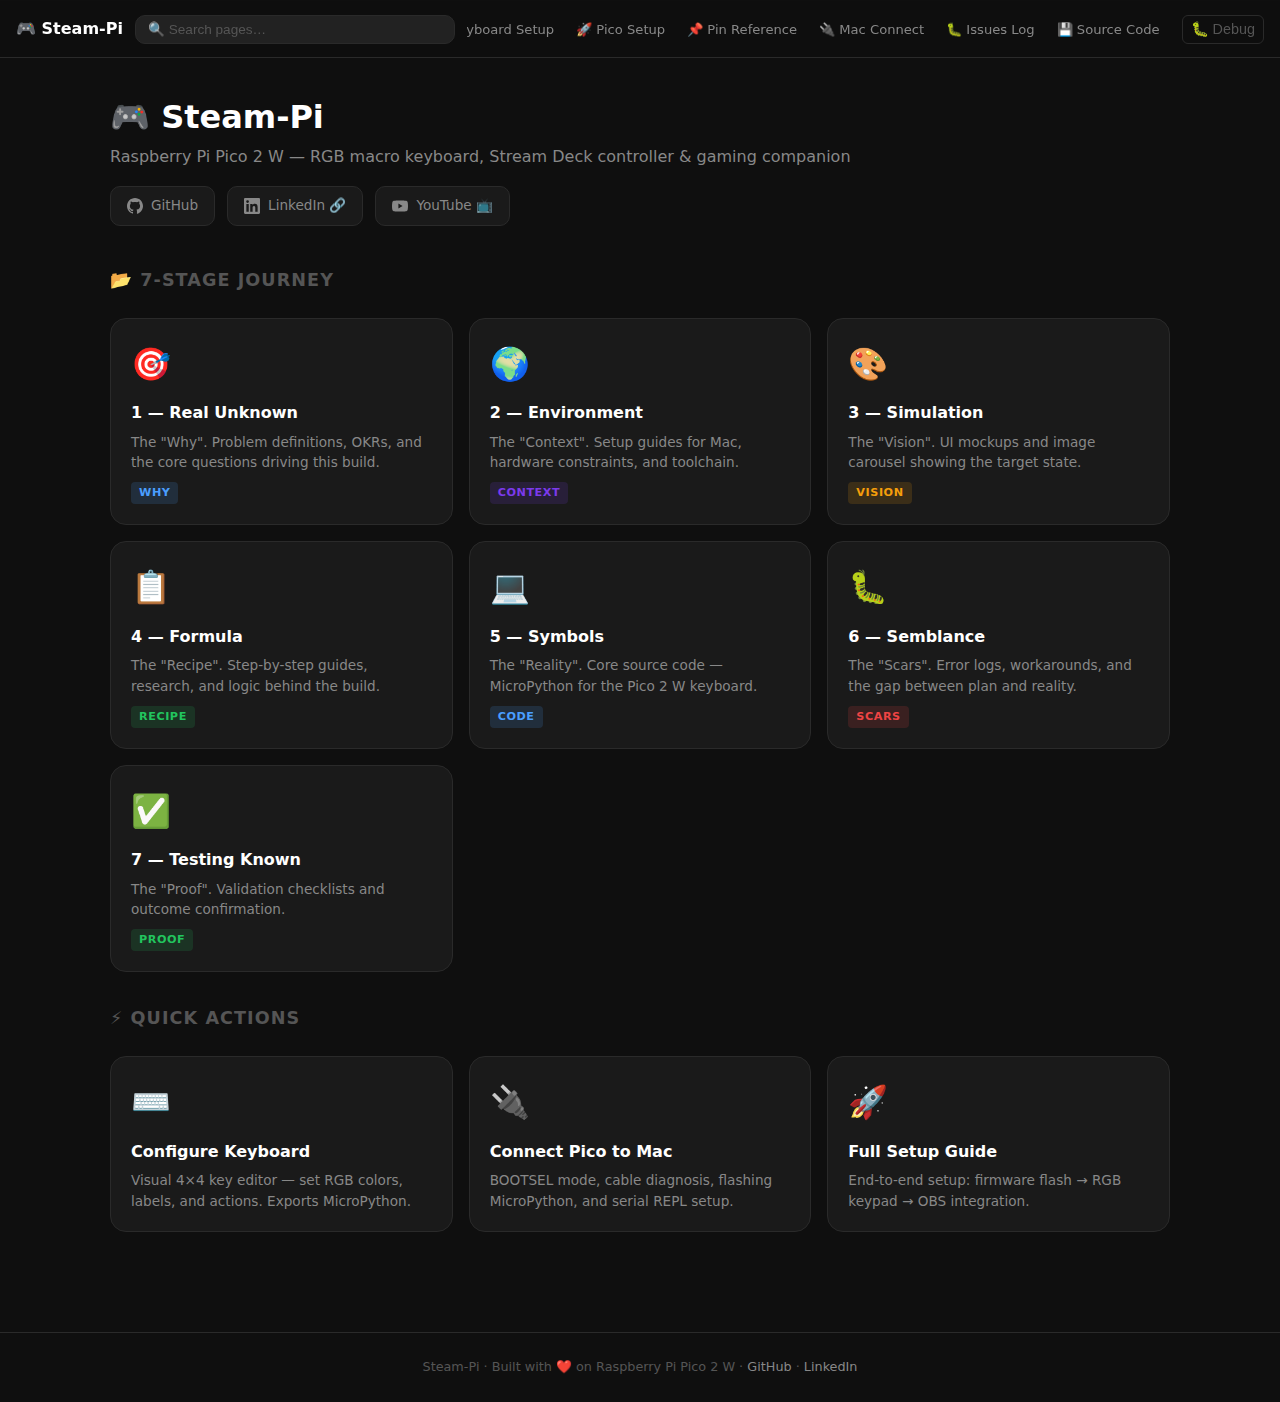
<file: index.html>
<!DOCTYPE html>
<html lang="en">
<head>
  <meta charset="UTF-8" />
  <meta name="viewport" content="width=device-width, initial-scale=1.0"/>
  <meta name="description" content="Steam-Pi: Raspberry Pi Pico 2 W as a RGB macro keyboard / Steam Deck controller"/>
  <title>Steam-Pi — Pico 2 W RGB Keyboard</title>
  <link rel="stylesheet" href="css/style.css"/>
</head>
<body>

<div id="nav-container"></div>

<main class="page-wrap">

  <!-- Hero -->
  <section class="page-header">
    <h1>🎮 Steam-Pi</h1>
    <p>Raspberry Pi Pico 2 W — RGB macro keyboard, Stream Deck controller & gaming companion</p>
    <div class="social-links mt-16">
      <a href="https://github.com/rifaterdemsahin/steam-pi" target="_blank" rel="noopener" class="social-link">
        <svg width="16" height="16" viewBox="0 0 24 24" fill="currentColor"><path d="M12 0C5.37 0 0 5.37 0 12c0 5.3 3.438 9.8 8.205 11.385.6.113.82-.258.82-.577 0-.285-.01-1.04-.015-2.04-3.338.724-4.042-1.61-4.042-1.61C4.422 18.07 3.633 17.7 3.633 17.7c-1.087-.744.084-.729.084-.729 1.205.084 1.838 1.236 1.838 1.236 1.07 1.835 2.809 1.305 3.495.998.108-.776.417-1.305.76-1.605-2.665-.3-5.466-1.332-5.466-5.93 0-1.31.465-2.38 1.235-3.22-.135-.303-.54-1.523.105-3.176 0 0 1.005-.322 3.3 1.23.96-.267 1.98-.399 3-.405 1.02.006 2.04.138 3 .405 2.28-1.552 3.285-1.23 3.285-1.23.645 1.653.24 2.873.12 3.176.765.84 1.23 1.91 1.23 3.22 0 4.61-2.805 5.625-5.475 5.92.42.36.81 1.096.81 2.22 0 1.605-.015 2.896-.015 3.286 0 .315.21.69.825.57C20.565 21.795 24 17.295 24 12c0-6.63-5.37-12-12-12"/></svg>
        GitHub
      </a>
      <a href="https://www.linkedin.com/in/rifaterdemsahin/" target="_blank" rel="noopener" class="social-link">
        <svg width="16" height="16" viewBox="0 0 24 24" fill="currentColor"><path d="M20.447 20.452h-3.554v-5.569c0-1.328-.027-3.037-1.852-3.037-1.853 0-2.136 1.445-2.136 2.939v5.667H9.351V9h3.414v1.561h.046c.477-.9 1.637-1.85 3.37-1.85 3.601 0 4.267 2.37 4.267 5.455v6.286zM5.337 7.433a2.062 2.062 0 01-2.063-2.065 2.064 2.064 0 112.063 2.065zm1.782 13.019H3.555V9h3.564v11.452zM22.225 0H1.771C.792 0 0 .774 0 1.729v20.542C0 23.227.792 24 1.771 24h20.451C23.2 24 24 23.227 24 22.271V1.729C24 .774 23.2 0 22.222 0h.003z"/></svg>
        LinkedIn 🔗
      </a>
      <a href="https://www.youtube.com/@RifatErdemSahin" target="_blank" rel="noopener" class="social-link">
        <svg width="16" height="16" viewBox="0 0 24 24" fill="currentColor"><path d="M23.495 6.205a3.007 3.007 0 00-2.088-2.088c-1.87-.501-9.396-.501-9.396-.501s-7.507-.01-9.396.501A3.007 3.007 0 00.527 6.205a31.247 31.247 0 00-.522 5.805 31.247 31.247 0 00.522 5.783 3.007 3.007 0 002.088 2.088c1.868.502 9.396.502 9.396.502s7.506 0 9.396-.502a3.007 3.007 0 002.088-2.088 31.247 31.247 0 00.5-5.783 31.247 31.247 0 00-.5-5.805zM9.609 15.601V8.408l6.264 3.602z"/></svg>
        YouTube 📺
      </a>
    </div>
  </section>

  <!-- Journey overview -->
  <section>
    <h2 style="color:#fff;font-size:1.1rem;font-weight:600;margin-bottom:16px;text-transform:uppercase;letter-spacing:.06em;color:var(--text-dim)">📂 7-Stage Journey</h2>
    <div class="card-grid">
      <a class="card" href="markdown_renderer.html?file=1_Real_Unknown/README.md">
        <div class="card-emoji">🎯</div>
        <h3>1 — Real Unknown</h3>
        <p>The "Why". Problem definitions, OKRs, and the core questions driving this build.</p>
        <span class="card-tag badge-blue">Why</span>
      </a>
      <a class="card" href="markdown_renderer.html?file=2_Environment/README.md">
        <div class="card-emoji">🌍</div>
        <h3>2 — Environment</h3>
        <p>The "Context". Setup guides for Mac, hardware constraints, and toolchain.</p>
        <span class="card-tag badge-purple">Context</span>
      </a>
      <a class="card" href="3_Simulation/index.html">
        <div class="card-emoji">🎨</div>
        <h3>3 — Simulation</h3>
        <p>The "Vision". UI mockups and image carousel showing the target state.</p>
        <span class="card-tag badge-yellow">Vision</span>
      </a>
      <a class="card" href="4_Formula/index.html">
        <div class="card-emoji">📋</div>
        <h3>4 — Formula</h3>
        <p>The "Recipe". Step-by-step guides, research, and logic behind the build.</p>
        <span class="card-tag badge-green">Recipe</span>
      </a>
      <a class="card" href="5_Symbols/index.html">
        <div class="card-emoji">💻</div>
        <h3>5 — Symbols</h3>
        <p>The "Reality". Core source code — MicroPython for the Pico 2 W keyboard.</p>
        <span class="card-tag badge-blue">Code</span>
      </a>
      <a class="card" href="6_Semblance/index.html">
        <div class="card-emoji">🐛</div>
        <h3>6 — Semblance</h3>
        <p>The "Scars". Error logs, workarounds, and the gap between plan and reality.</p>
        <span class="card-tag badge-red">Scars</span>
      </a>
      <a class="card" href="7_Testing_Known/index.html">
        <div class="card-emoji">✅</div>
        <h3>7 — Testing Known</h3>
        <p>The "Proof". Validation checklists and outcome confirmation.</p>
        <span class="card-tag badge-green">Proof</span>
      </a>
    </div>
  </section>

  <!-- Quick actions -->
  <section class="mt-32">
    <h2 style="color:#fff;font-size:1.1rem;font-weight:600;margin-bottom:16px;text-transform:uppercase;letter-spacing:.06em;color:var(--text-dim)">⚡ Quick Actions</h2>
    <div class="card-grid">
      <a class="card" href="setup_keyboard.html">
        <div class="card-emoji">⌨️</div>
        <h3>Configure Keyboard</h3>
        <p>Visual 4×4 key editor — set RGB colors, labels, and actions. Exports MicroPython.</p>
      </a>
      <a class="card" href="markdown_renderer.html?file=4_Formula/connect-pico2w-mac.md">
        <div class="card-emoji">🔌</div>
        <h3>Connect Pico to Mac</h3>
        <p>BOOTSEL mode, cable diagnosis, flashing MicroPython, and serial REPL setup.</p>
      </a>
      <a class="card" href="markdown_renderer.html?file=4_Formula/setup-pico-rgb-keyboard.md">
        <div class="card-emoji">🚀</div>
        <h3>Full Setup Guide</h3>
        <p>End-to-end setup: firmware flash → RGB keypad → OBS integration.</p>
      </a>
    </div>
  </section>

</main>

<footer class="site-footer">
  <p>Steam-Pi · Built with ❤️ on Raspberry Pi Pico 2 W ·
    <a href="https://github.com/rifaterdemsahin/steam-pi" target="_blank">GitHub</a> ·
    <a href="https://www.linkedin.com/in/rifaterdemsahin/" target="_blank">LinkedIn</a>
  </p>
</footer>

<script>window.BASE_PATH = './';</script>
<script src="js/nav.js"></script>

</body>
</html>
</file>
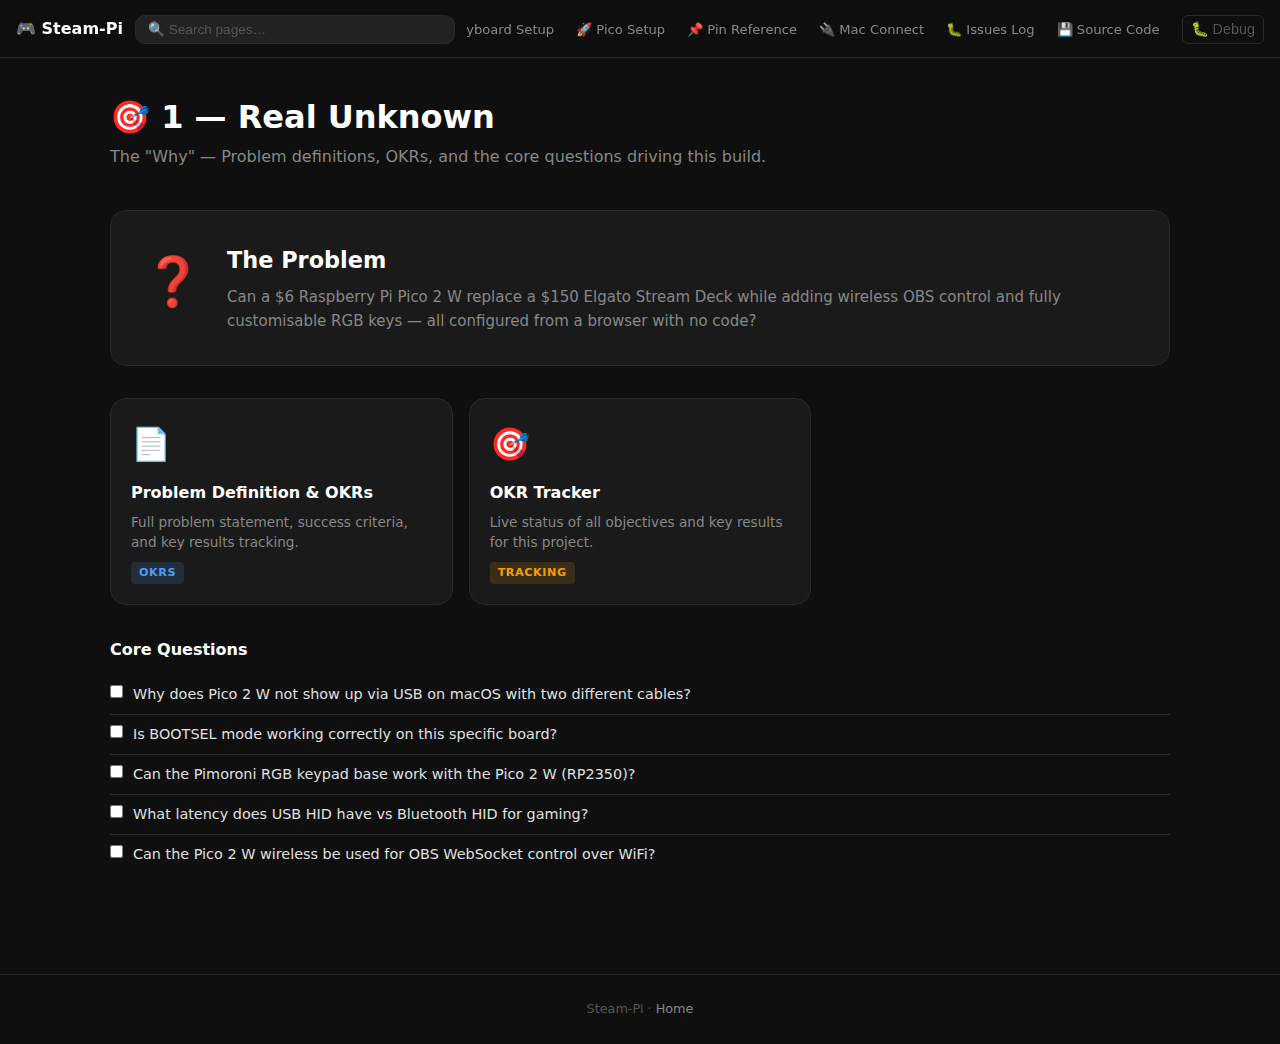
<file: 1_Real_Unknown/index.html>
<!DOCTYPE html>
<html lang="en">
<head>
  <meta charset="UTF-8"/>
  <meta name="viewport" content="width=device-width, initial-scale=1.0"/>
  <title>Steam-Pi — 1. Real Unknown</title>
  <link rel="stylesheet" href="../css/style.css"/>
</head>
<body>
<div id="nav-container"></div>
<main class="page-wrap">
  <div class="page-header">
    <h1>🎯 1 — Real Unknown</h1>
    <p>The "Why" — Problem definitions, OKRs, and the core questions driving this build.</p>
  </div>

  <div class="section-hero">
    <div class="hero-icon">❓</div>
    <div>
      <h2>The Problem</h2>
      <p>Can a $6 Raspberry Pi Pico 2 W replace a $150 Elgato Stream Deck while adding wireless OBS control and fully customisable RGB keys — all configured from a browser with no code?</p>
    </div>
  </div>

  <div class="card-grid">
    <a class="card" href="../markdown_renderer.html?file=1_Real_Unknown/README.md">
      <div class="card-emoji">📄</div>
      <h3>Problem Definition & OKRs</h3>
      <p>Full problem statement, success criteria, and key results tracking.</p>
      <span class="card-tag badge-blue">OKRs</span>
    </a>
    <a class="card" href="../markdown_renderer.html?file=1_Real_Unknown/okrs.md">
      <div class="card-emoji">🎯</div>
      <h3>OKR Tracker</h3>
      <p>Live status of all objectives and key results for this project.</p>
      <span class="card-tag badge-yellow">Tracking</span>
    </a>
  </div>

  <section class="mt-32">
    <h2 style="color:#fff;font-size:1rem;font-weight:600;margin-bottom:12px">Core Questions</h2>
    <ul class="checklist">
      <li><input type="checkbox"> Why does Pico 2 W not show up via USB on macOS with two different cables?</li>
      <li><input type="checkbox"> Is BOOTSEL mode working correctly on this specific board?</li>
      <li><input type="checkbox"> Can the Pimoroni RGB keypad base work with the Pico 2 W (RP2350)?</li>
      <li><input type="checkbox"> What latency does USB HID have vs Bluetooth HID for gaming?</li>
      <li><input type="checkbox"> Can the Pico 2 W wireless be used for OBS WebSocket control over WiFi?</li>
    </ul>
  </section>
</main>
<footer class="site-footer">Steam-Pi · <a href="../index.html">Home</a></footer>
<script>window.BASE_PATH = '../';</script>
<script src="../js/nav.js"></script>
</body>
</html>
</file>
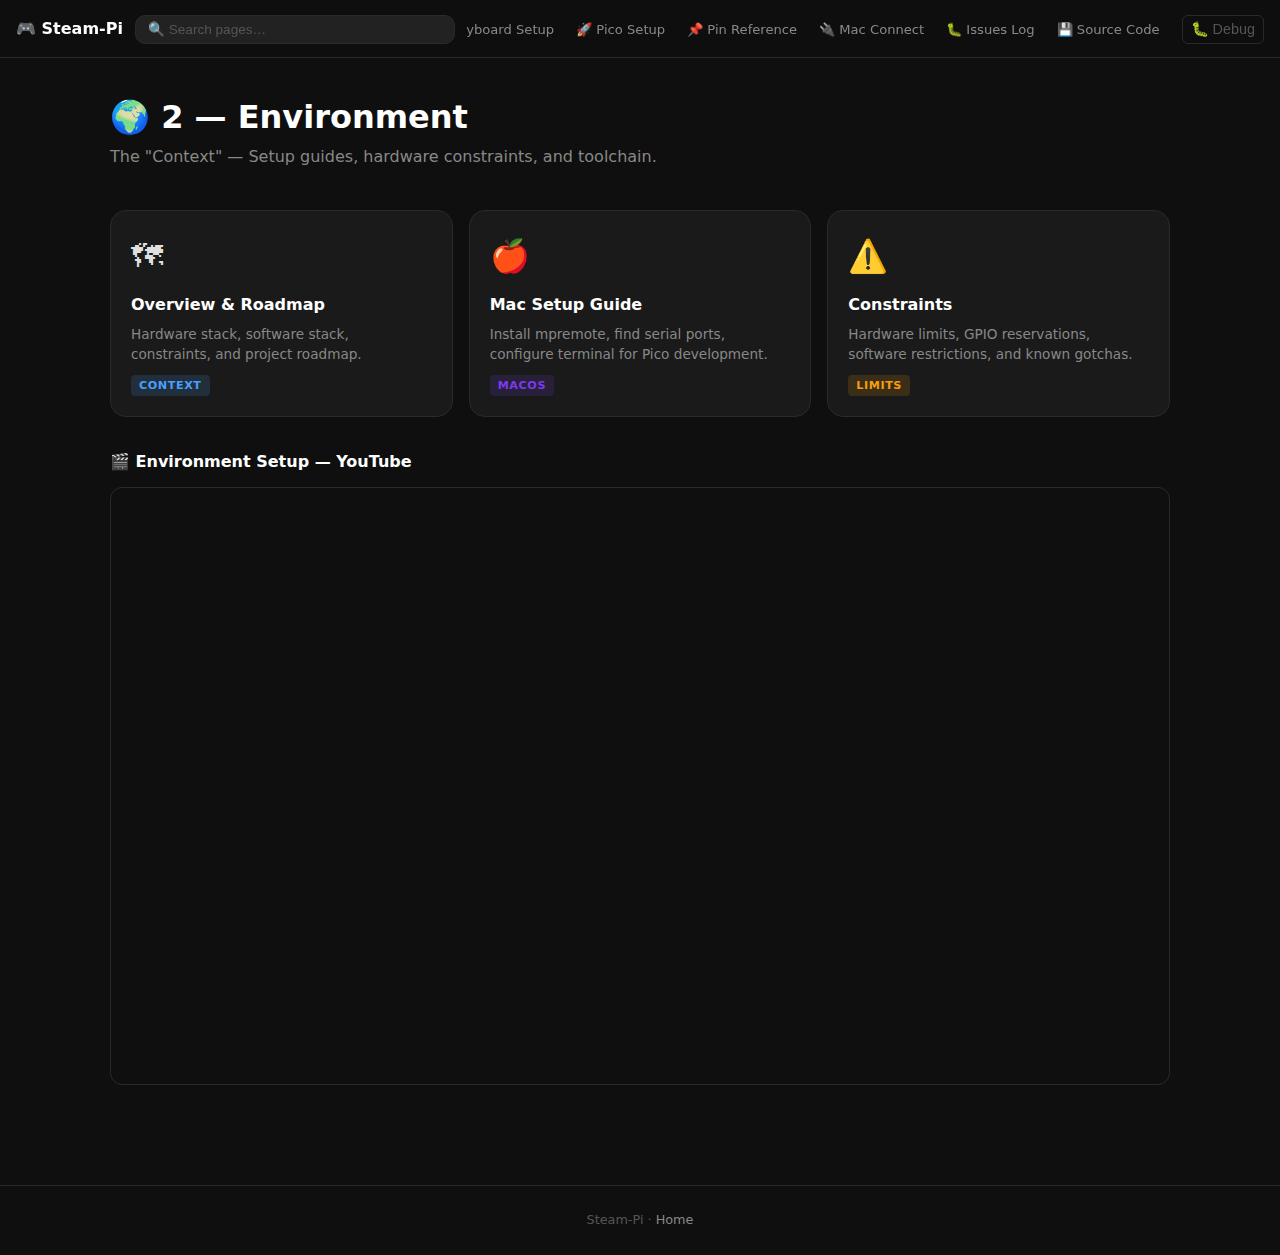
<file: 2_Environment/index.html>
<!DOCTYPE html>
<html lang="en">
<head>
  <meta charset="UTF-8"/>
  <meta name="viewport" content="width=device-width, initial-scale=1.0"/>
  <title>Steam-Pi — 2. Environment</title>
  <link rel="stylesheet" href="../css/style.css"/>
</head>
<body>
<div id="nav-container"></div>
<main class="page-wrap">
  <div class="page-header">
    <h1>🌍 2 — Environment</h1>
    <p>The "Context" — Setup guides, hardware constraints, and toolchain.</p>
  </div>

  <div class="card-grid">
    <a class="card" href="../markdown_renderer.html?file=2_Environment/README.md">
      <div class="card-emoji">🗺</div>
      <h3>Overview & Roadmap</h3>
      <p>Hardware stack, software stack, constraints, and project roadmap.</p>
      <span class="card-tag badge-blue">Context</span>
    </a>
    <a class="card" href="../markdown_renderer.html?file=2_Environment/setup-mac.md">
      <div class="card-emoji">🍎</div>
      <h3>Mac Setup Guide</h3>
      <p>Install mpremote, find serial ports, configure terminal for Pico development.</p>
      <span class="card-tag badge-purple">macOS</span>
    </a>
    <a class="card" href="../markdown_renderer.html?file=2_Environment/constraints.md">
      <div class="card-emoji">⚠️</div>
      <h3>Constraints</h3>
      <p>Hardware limits, GPIO reservations, software restrictions, and known gotchas.</p>
      <span class="card-tag badge-yellow">Limits</span>
    </a>
  </div>

  <section class="mt-32">
    <h2 style="color:#fff;font-size:1rem;font-weight:600;margin-bottom:12px">🎬 Environment Setup — YouTube</h2>
    <div style="position:relative;padding-bottom:56.25%;height:0;overflow:hidden;border-radius:12px;border:1px solid var(--border)">
      <iframe
        style="position:absolute;top:0;left:0;width:100%;height:100%"
        src="https://www.youtube.com/embed/videoseries?list=PLs0LxBRbR5JFNi2ueTQjgDCHmAcAVSqAZ"
        title="Raspberry Pi Pico Setup"
        frameborder="0"
        allow="accelerometer; autoplay; clipboard-write; encrypted-media; gyroscope; picture-in-picture"
        allowfullscreen>
      </iframe>
    </div>
  </section>
</main>
<footer class="site-footer">Steam-Pi · <a href="../index.html">Home</a></footer>
<script>window.BASE_PATH = '../';</script>
<script src="../js/nav.js"></script>
</body>
</html>
</file>
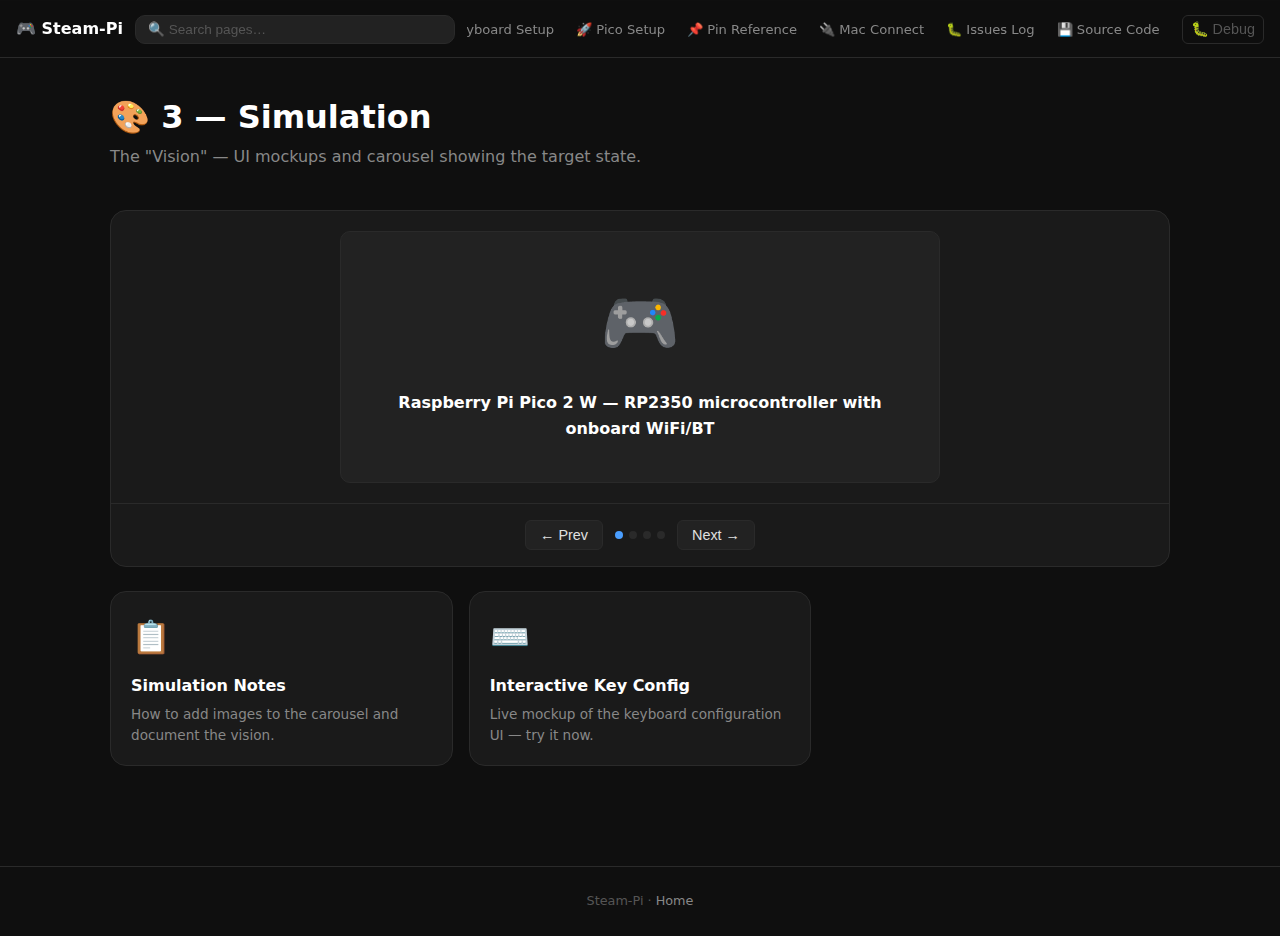
<file: 3_Simulation/index.html>
<!DOCTYPE html>
<html lang="en">
<head>
  <meta charset="UTF-8"/>
  <meta name="viewport" content="width=device-width, initial-scale=1.0"/>
  <title>Steam-Pi — 3. Simulation</title>
  <link rel="stylesheet" href="../css/style.css"/>
</head>
<body>
<div id="nav-container"></div>
<main class="page-wrap">
  <div class="page-header">
    <h1>🎨 3 — Simulation</h1>
    <p>The "Vision" — UI mockups and carousel showing the target state.</p>
  </div>

  <!-- Carousel -->
  <div class="carousel-wrap" id="carousel-wrap">
    <div class="carousel-track" id="carousel-track">
      <!-- slides injected by JS -->
    </div>
    <div class="carousel-controls">
      <button class="carousel-btn" id="prev-btn">← Prev</button>
      <div class="carousel-dots" id="carousel-dots"></div>
      <button class="carousel-btn" id="next-btn">Next →</button>
    </div>
  </div>

  <div class="card-grid mt-24">
    <a class="card" href="../markdown_renderer.html?file=3_Simulation/README.md">
      <div class="card-emoji">📋</div>
      <h3>Simulation Notes</h3>
      <p>How to add images to the carousel and document the vision.</p>
    </a>
    <a class="card" href="../setup_keyboard.html">
      <div class="card-emoji">⌨️</div>
      <h3>Interactive Key Config</h3>
      <p>Live mockup of the keyboard configuration UI — try it now.</p>
    </a>
  </div>
</main>
<footer class="site-footer">Steam-Pi · <a href="../index.html">Home</a></footer>

<script>
  // Load carousel from carousel.json
  fetch('carousel.json')
    .then(r => r.json())
    .then(slides => {
      const track  = document.getElementById('carousel-track');
      const dots   = document.getElementById('carousel-dots');
      let current  = 0;

      slides.forEach((slide, i) => {
        // Slide
        const el = document.createElement('div');
        el.className = 'carousel-slide';
        // Use SVG placeholder if image not found
        el.innerHTML = `
          <div style="width:100%;max-width:600px;background:var(--surface2);border-radius:10px;
               padding:40px;text-align:center;border:1px solid var(--border)">
            <div style="font-size:4rem;margin-bottom:16px">${getEmoji(i)}</div>
            <div style="font-size:1rem;font-weight:600;color:#fff">${slide.caption}</div>
          </div>
        `;
        // If a real image path is provided, try to show it
        if (slide.src && !slide.src.endsWith('.svg')) {
          const img = document.createElement('img');
          img.src = '../3_Simulation/' + slide.src;
          img.alt = slide.caption;
          img.style.maxWidth = '100%';
          img.style.borderRadius = '10px';
          img.onload = () => { el.innerHTML = ''; el.appendChild(img); const cap = document.createElement('div'); cap.className = 'slide-caption'; cap.textContent = slide.caption; el.appendChild(cap); };
        }
        track.appendChild(el);

        // Dot
        const dot = document.createElement('div');
        dot.className = 'carousel-dot' + (i === 0 ? ' active' : '');
        dot.addEventListener('click', () => goTo(i));
        dots.appendChild(dot);
      });

      function goTo(idx) {
        current = (idx + slides.length) % slides.length;
        track.style.transform = `translateX(-${current * 100}%)`;
        document.querySelectorAll('.carousel-dot').forEach((d, i) => d.classList.toggle('active', i === current));
      }

      document.getElementById('prev-btn').addEventListener('click', () => goTo(current - 1));
      document.getElementById('next-btn').addEventListener('click', () => goTo(current + 1));

      // Auto-advance every 5 seconds
      setInterval(() => goTo(current + 1), 5000);
    })
    .catch(() => {
      document.getElementById('carousel-wrap').innerHTML = '<p style="text-align:center;padding:40px;color:var(--text-dim)">No carousel images yet. Add images to 3_Simulation/images/ and update carousel.json.</p>';
    });

  function getEmoji(i) {
    return ['🎮','⌨️','🌈','📡'][i % 4];
  }
</script>

<script>window.BASE_PATH = '../';</script>
<script src="../js/nav.js"></script>
</body>
</html>
</file>
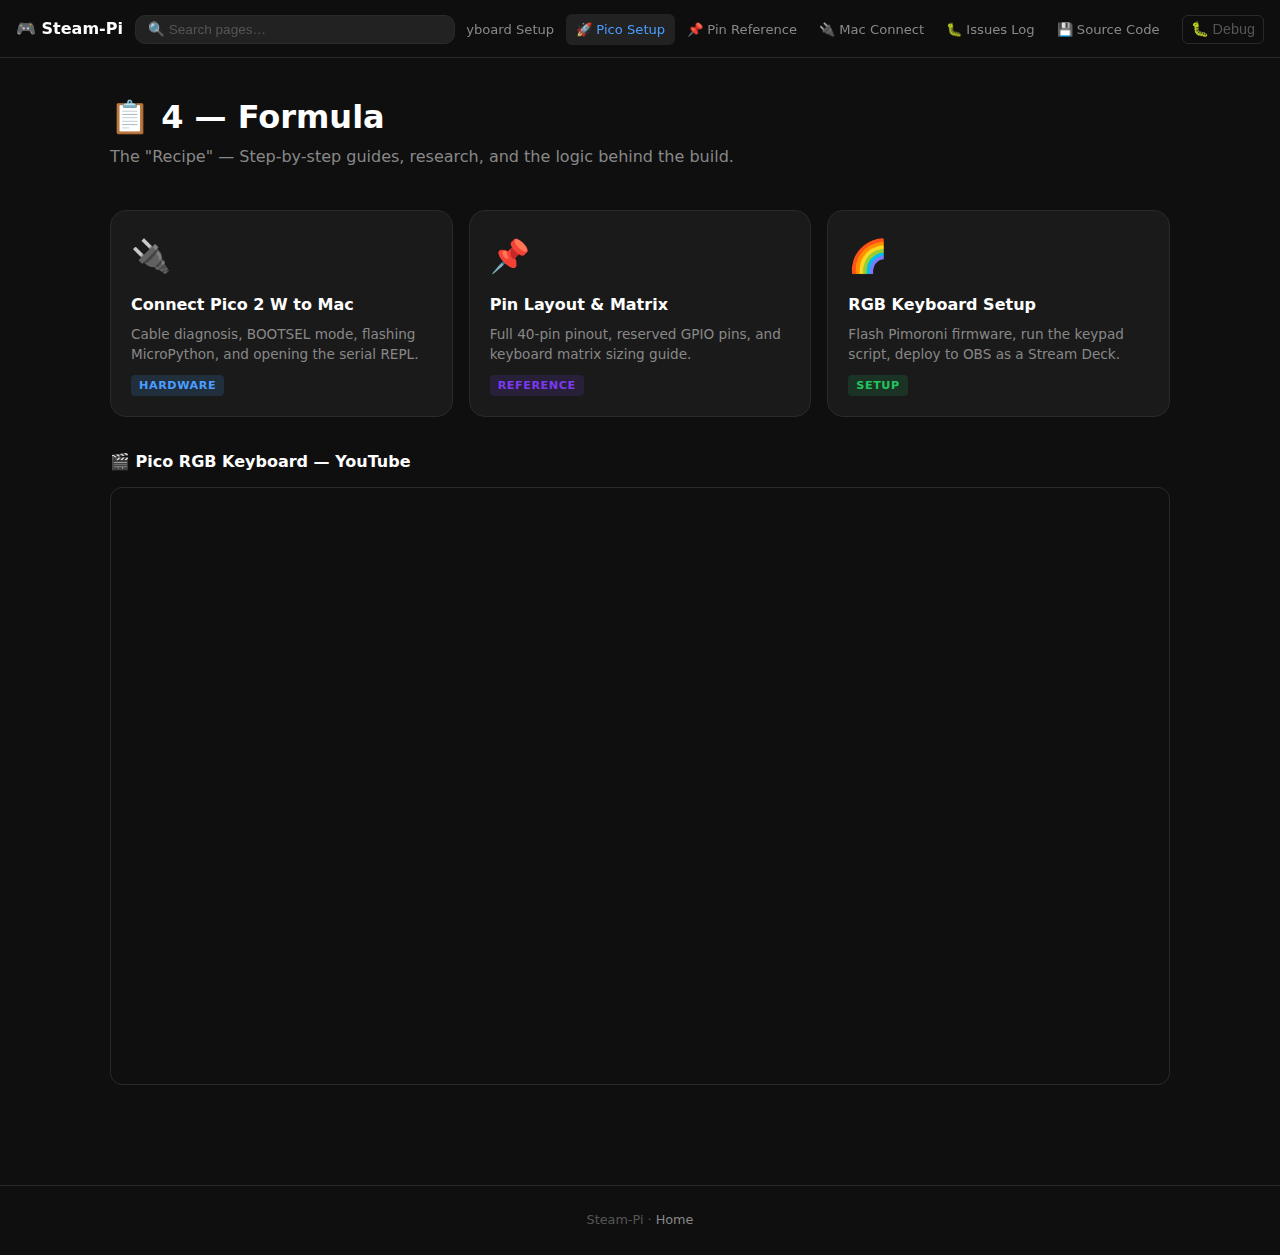
<file: 4_Formula/index.html>
<!DOCTYPE html>
<html lang="en">
<head>
  <meta charset="UTF-8"/>
  <meta name="viewport" content="width=device-width, initial-scale=1.0"/>
  <title>Steam-Pi — 4. Formula</title>
  <link rel="stylesheet" href="../css/style.css"/>
</head>
<body>
<div id="nav-container"></div>
<main class="page-wrap">
  <div class="page-header">
    <h1>📋 4 — Formula</h1>
    <p>The "Recipe" — Step-by-step guides, research, and the logic behind the build.</p>
  </div>

  <div class="card-grid">
    <a class="card" href="../markdown_renderer.html?file=4_Formula/connect-pico2w-mac.md">
      <div class="card-emoji">🔌</div>
      <h3>Connect Pico 2 W to Mac</h3>
      <p>Cable diagnosis, BOOTSEL mode, flashing MicroPython, and opening the serial REPL.</p>
      <span class="card-tag badge-blue">Hardware</span>
    </a>
    <a class="card" href="../markdown_renderer.html?file=4_Formula/pico2w-keyboard-pins.md">
      <div class="card-emoji">📌</div>
      <h3>Pin Layout & Matrix</h3>
      <p>Full 40-pin pinout, reserved GPIO pins, and keyboard matrix sizing guide.</p>
      <span class="card-tag badge-purple">Reference</span>
    </a>
    <a class="card" href="../markdown_renderer.html?file=4_Formula/setup-pico-rgb-keyboard.md">
      <div class="card-emoji">🌈</div>
      <h3>RGB Keyboard Setup</h3>
      <p>Flash Pimoroni firmware, run the keypad script, deploy to OBS as a Stream Deck.</p>
      <span class="card-tag badge-green">Setup</span>
    </a>
  </div>

  <section class="mt-32">
    <h2 style="color:#fff;font-size:1rem;font-weight:600;margin-bottom:12px">🎬 Pico RGB Keyboard — YouTube</h2>
    <div style="position:relative;padding-bottom:56.25%;height:0;overflow:hidden;border-radius:12px;border:1px solid var(--border)">
      <iframe
        style="position:absolute;top:0;left:0;width:100%;height:100%"
        src="https://www.youtube.com/embed/videoseries?list=PLs0LxBRbR5JFNi2ueTQjgDCHmAcAVSqAZ"
        title="Pico RGB Keyboard Guide"
        frameborder="0"
        allow="accelerometer; autoplay; clipboard-write; encrypted-media; gyroscope; picture-in-picture"
        allowfullscreen>
      </iframe>
    </div>
  </section>
</main>
<footer class="site-footer">Steam-Pi · <a href="../index.html">Home</a></footer>
<script>window.BASE_PATH = '../';</script>
<script src="../js/nav.js"></script>
</body>
</html>
</file>
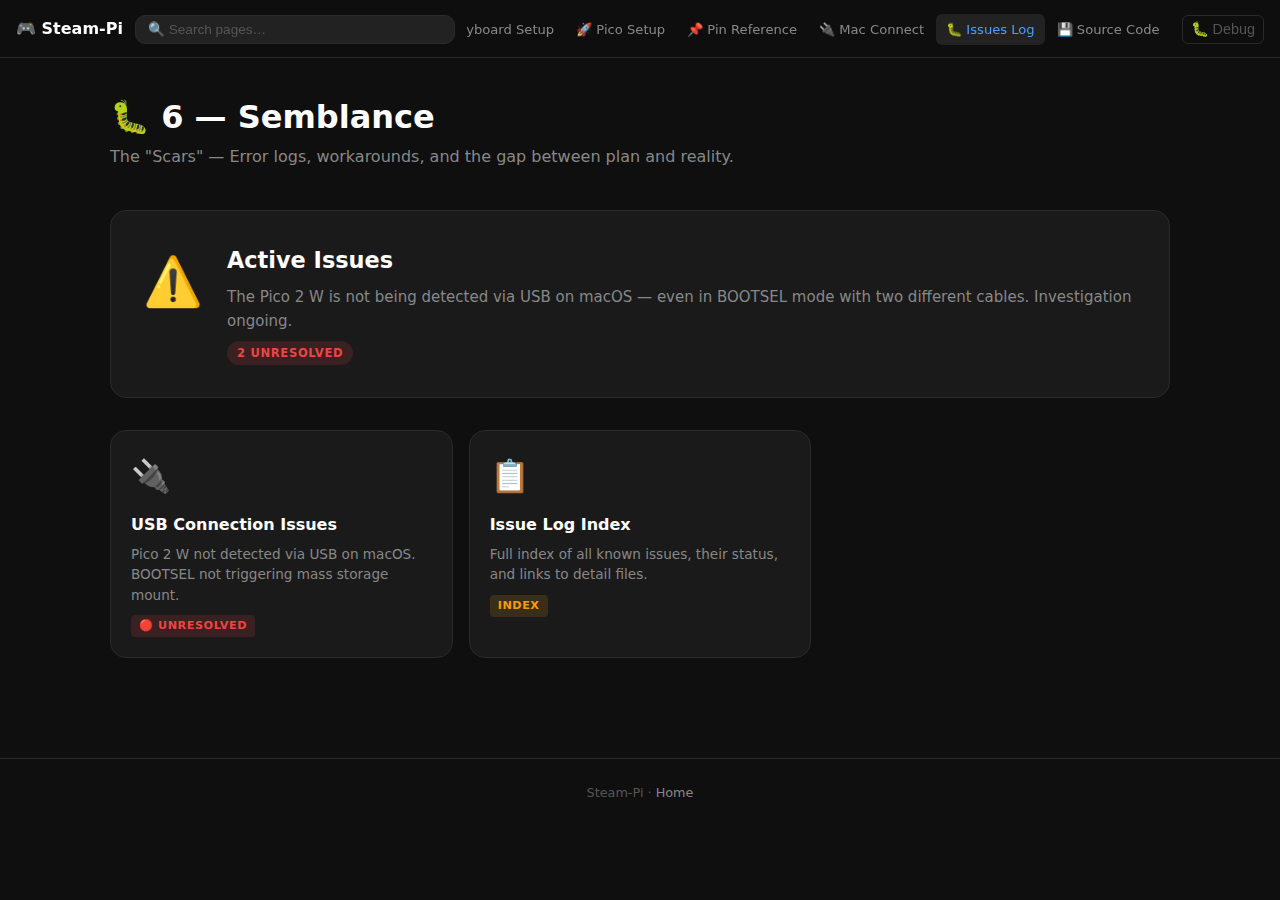
<file: 6_Semblance/index.html>
<!DOCTYPE html>
<html lang="en">
<head>
  <meta charset="UTF-8"/>
  <meta name="viewport" content="width=device-width, initial-scale=1.0"/>
  <title>Steam-Pi — 6. Semblance</title>
  <link rel="stylesheet" href="../css/style.css"/>
</head>
<body>
<div id="nav-container"></div>
<main class="page-wrap">
  <div class="page-header">
    <h1>🐛 6 — Semblance</h1>
    <p>The "Scars" — Error logs, workarounds, and the gap between plan and reality.</p>
  </div>

  <div class="section-hero">
    <div class="hero-icon">⚠️</div>
    <div>
      <h2>Active Issues</h2>
      <p>The Pico 2 W is not being detected via USB on macOS — even in BOOTSEL mode with two different cables. Investigation ongoing.</p>
      <span class="badge badge-red mt-8">2 Unresolved</span>
    </div>
  </div>

  <div class="card-grid">
    <a class="card" href="../markdown_renderer.html?file=6_Semblance/pico2w-connection-issues.md">
      <div class="card-emoji">🔌</div>
      <h3>USB Connection Issues</h3>
      <p>Pico 2 W not detected via USB on macOS. BOOTSEL not triggering mass storage mount.</p>
      <span class="card-tag badge-red">🔴 Unresolved</span>
    </a>
    <a class="card" href="../markdown_renderer.html?file=6_Semblance/README.md">
      <div class="card-emoji">📋</div>
      <h3>Issue Log Index</h3>
      <p>Full index of all known issues, their status, and links to detail files.</p>
      <span class="card-tag badge-yellow">Index</span>
    </a>
  </div>
</main>
<footer class="site-footer">Steam-Pi · <a href="../index.html">Home</a></footer>
<script>window.BASE_PATH = '../';</script>
<script src="../js/nav.js"></script>
</body>
</html>
</file>
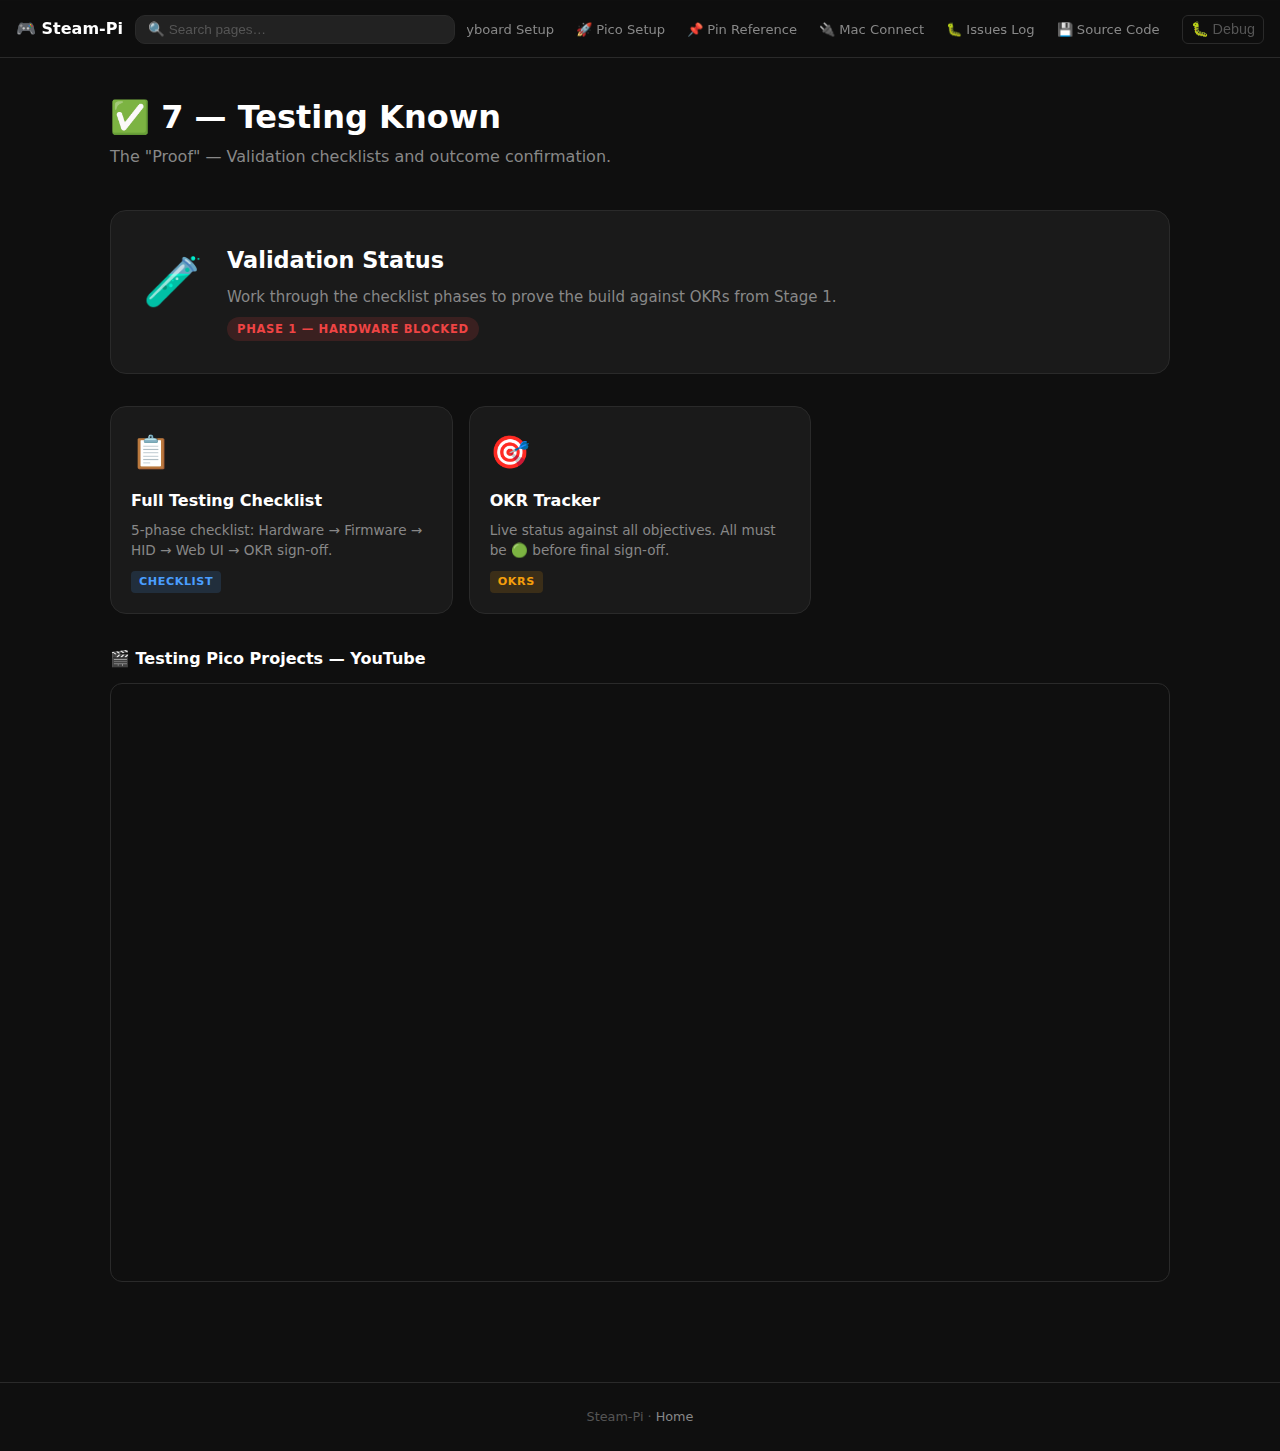
<file: 7_Testing_Known/index.html>
<!DOCTYPE html>
<html lang="en">
<head>
  <meta charset="UTF-8"/>
  <meta name="viewport" content="width=device-width, initial-scale=1.0"/>
  <title>Steam-Pi — 7. Testing Known</title>
  <link rel="stylesheet" href="../css/style.css"/>
</head>
<body>
<div id="nav-container"></div>
<main class="page-wrap">
  <div class="page-header">
    <h1>✅ 7 — Testing Known</h1>
    <p>The "Proof" — Validation checklists and outcome confirmation.</p>
  </div>

  <div class="section-hero">
    <div class="hero-icon">🧪</div>
    <div>
      <h2>Validation Status</h2>
      <p>Work through the checklist phases to prove the build against OKRs from Stage 1.</p>
      <span class="badge badge-red mt-8">Phase 1 — Hardware blocked</span>
    </div>
  </div>

  <div class="card-grid">
    <a class="card" href="../markdown_renderer.html?file=7_Testing_Known/testing-checklist.md">
      <div class="card-emoji">📋</div>
      <h3>Full Testing Checklist</h3>
      <p>5-phase checklist: Hardware → Firmware → HID → Web UI → OKR sign-off.</p>
      <span class="card-tag badge-blue">Checklist</span>
    </a>
    <a class="card" href="../markdown_renderer.html?file=1_Real_Unknown/okrs.md">
      <div class="card-emoji">🎯</div>
      <h3>OKR Tracker</h3>
      <p>Live status against all objectives. All must be 🟢 before final sign-off.</p>
      <span class="card-tag badge-yellow">OKRs</span>
    </a>
  </div>

  <section class="mt-32">
    <h2 style="color:#fff;font-size:1rem;font-weight:600;margin-bottom:12px">🎬 Testing Pico Projects — YouTube</h2>
    <div style="position:relative;padding-bottom:56.25%;height:0;overflow:hidden;border-radius:12px;border:1px solid var(--border)">
      <iframe
        style="position:absolute;top:0;left:0;width:100%;height:100%"
        src="https://www.youtube.com/embed/videoseries?list=PLs0LxBRbR5JFNi2ueTQjgDCHmAcAVSqAZ"
        title="Testing Pico Projects"
        frameborder="0"
        allow="accelerometer; autoplay; clipboard-write; encrypted-media; gyroscope; picture-in-picture"
        allowfullscreen>
      </iframe>
    </div>
  </section>
</main>
<footer class="site-footer">Steam-Pi · <a href="../index.html">Home</a></footer>
<script>window.BASE_PATH = '../';</script>
<script src="../js/nav.js"></script>
</body>
</html>
</file>
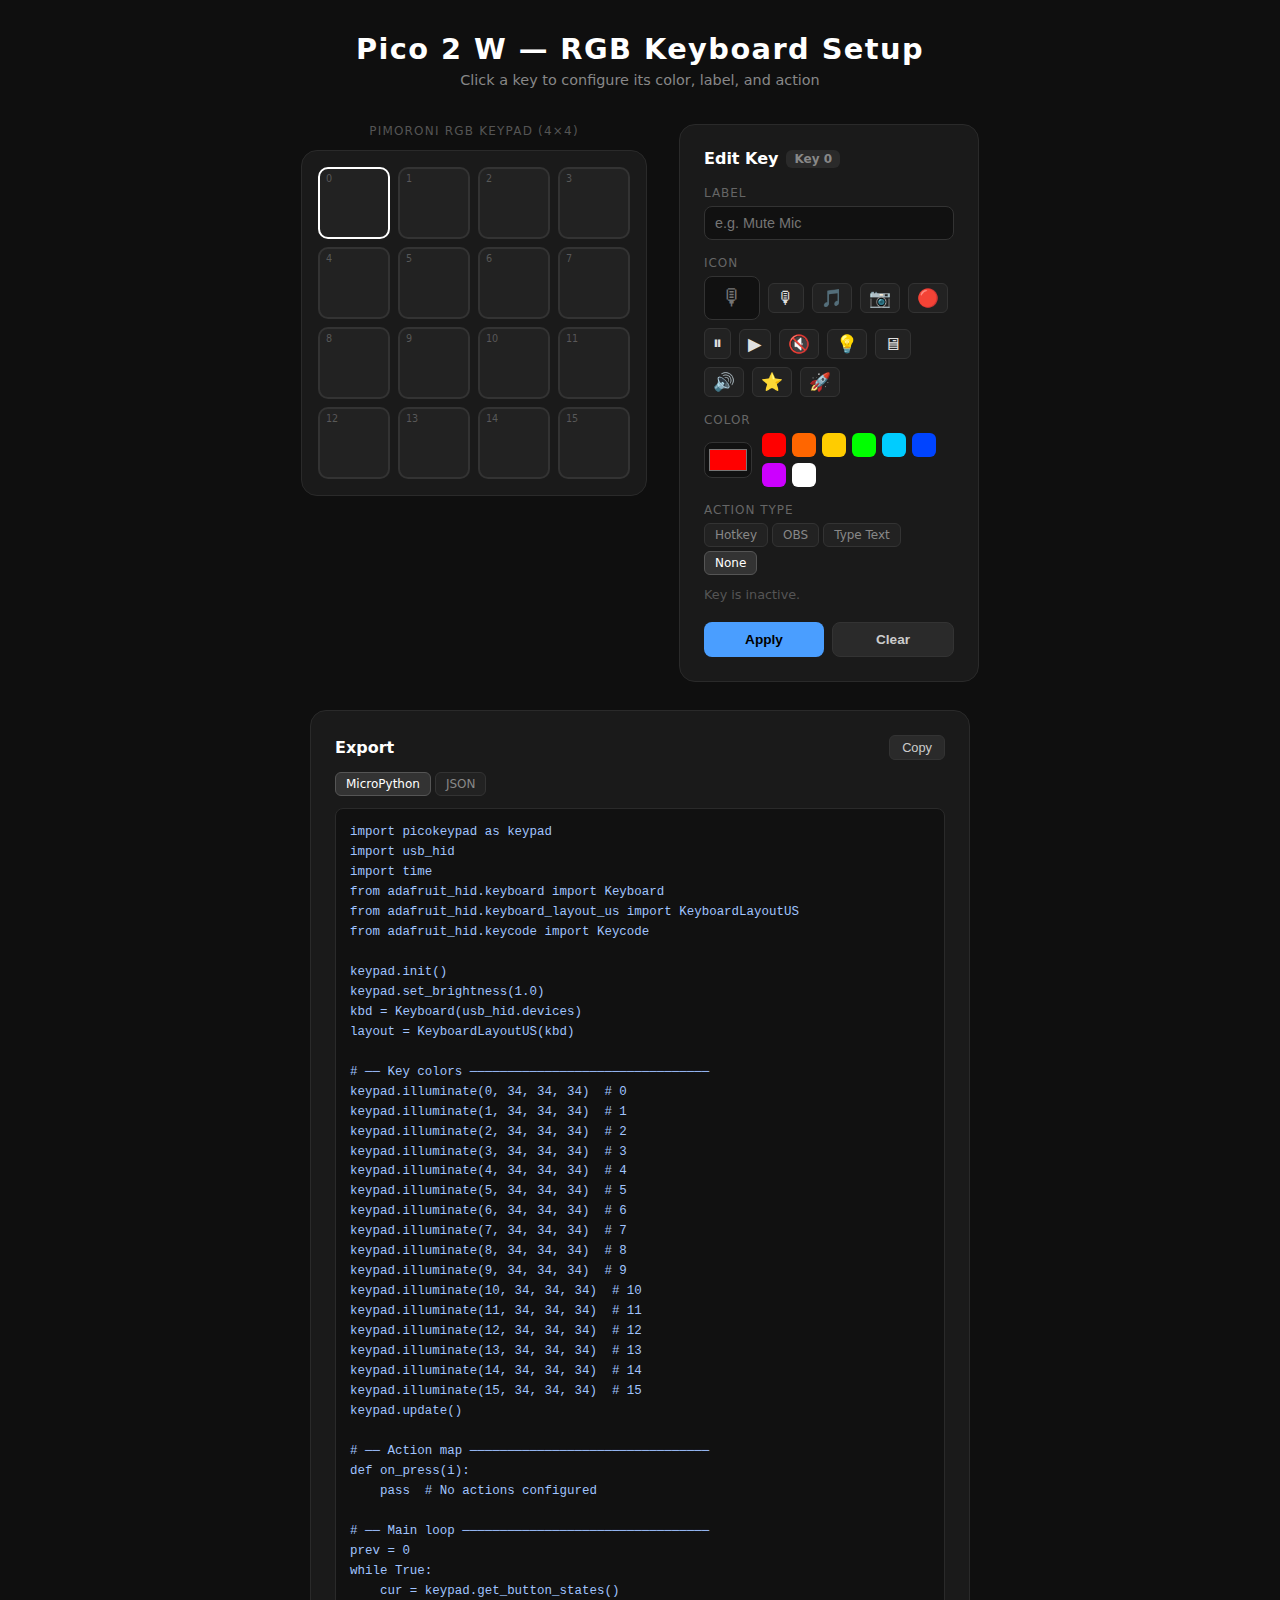
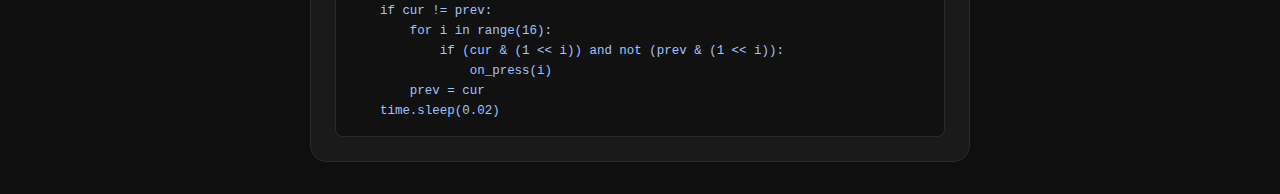
<file: setup_keyboard.html>
<!DOCTYPE html>
<html lang="en">
<head>
  <meta charset="UTF-8" />
  <meta name="viewport" content="width=device-width, initial-scale=1.0"/>
  <title>Pico RGB Keyboard Setup</title>
  <style>
    * { box-sizing: border-box; margin: 0; padding: 0; }

    body {
      background: #0f0f0f;
      color: #e0e0e0;
      font-family: 'Segoe UI', system-ui, sans-serif;
      min-height: 100vh;
      padding: 32px 16px;
    }

    header {
      text-align: center;
      margin-bottom: 36px;
    }

    header h1 {
      font-size: 1.8rem;
      font-weight: 700;
      letter-spacing: 0.05em;
      color: #fff;
    }

    header p {
      color: #888;
      margin-top: 6px;
      font-size: 0.9rem;
    }

    .layout {
      display: flex;
      flex-wrap: wrap;
      gap: 32px;
      justify-content: center;
      align-items: flex-start;
    }

    /* ── Keypad grid ── */
    .keypad-wrap {
      display: flex;
      flex-direction: column;
      align-items: center;
      gap: 12px;
    }

    .keypad-label {
      font-size: 0.75rem;
      text-transform: uppercase;
      letter-spacing: 0.1em;
      color: #555;
    }

    .keypad {
      display: grid;
      grid-template-columns: repeat(4, 72px);
      grid-template-rows: repeat(4, 72px);
      gap: 8px;
      background: #1a1a1a;
      padding: 16px;
      border-radius: 16px;
      border: 1px solid #2a2a2a;
    }

    .key {
      width: 72px;
      height: 72px;
      border-radius: 10px;
      border: 2px solid rgba(255,255,255,0.08);
      cursor: pointer;
      display: flex;
      flex-direction: column;
      align-items: center;
      justify-content: center;
      gap: 4px;
      transition: transform 0.1s, border-color 0.2s, box-shadow 0.2s;
      position: relative;
      background: #222;
    }

    .key:hover {
      transform: scale(1.05);
      border-color: rgba(255,255,255,0.3);
    }

    .key.selected {
      border-color: #fff;
      box-shadow: 0 0 0 2px rgba(255,255,255,0.4);
    }

    .key .key-index {
      position: absolute;
      top: 4px;
      left: 6px;
      font-size: 0.6rem;
      color: rgba(255,255,255,0.3);
    }

    .key .key-icon {
      font-size: 1.4rem;
      line-height: 1;
    }

    .key .key-name {
      font-size: 0.55rem;
      text-align: center;
      padding: 0 4px;
      white-space: nowrap;
      overflow: hidden;
      text-overflow: ellipsis;
      max-width: 68px;
      color: rgba(255,255,255,0.7);
    }

    /* ── Editor panel ── */
    .editor {
      background: #1a1a1a;
      border: 1px solid #2a2a2a;
      border-radius: 16px;
      padding: 24px;
      width: 300px;
      min-width: 260px;
    }

    .editor h2 {
      font-size: 1rem;
      font-weight: 600;
      margin-bottom: 18px;
      color: #fff;
      display: flex;
      align-items: center;
      gap: 8px;
    }

    .editor h2 .badge {
      background: #2a2a2a;
      border-radius: 6px;
      padding: 2px 8px;
      font-size: 0.75rem;
      color: #888;
    }

    .field {
      margin-bottom: 16px;
    }

    .field label {
      display: block;
      font-size: 0.75rem;
      text-transform: uppercase;
      letter-spacing: 0.08em;
      color: #666;
      margin-bottom: 6px;
    }

    .field input[type="text"],
    .field select {
      width: 100%;
      background: #111;
      border: 1px solid #333;
      border-radius: 8px;
      color: #e0e0e0;
      padding: 8px 10px;
      font-size: 0.9rem;
      outline: none;
      transition: border-color 0.2s;
    }

    .field input[type="text"]:focus,
    .field select:focus {
      border-color: #555;
    }

    .color-row {
      display: flex;
      align-items: center;
      gap: 10px;
    }

    .field input[type="color"] {
      width: 48px;
      height: 36px;
      border: 1px solid #333;
      border-radius: 8px;
      background: #111;
      cursor: pointer;
      padding: 2px;
    }

    .color-presets {
      display: flex;
      gap: 6px;
      flex-wrap: wrap;
      flex: 1;
    }

    .preset {
      width: 24px;
      height: 24px;
      border-radius: 6px;
      cursor: pointer;
      border: 2px solid transparent;
      transition: transform 0.1s, border-color 0.15s;
    }

    .preset:hover {
      transform: scale(1.2);
      border-color: rgba(255,255,255,0.5);
    }

    .field input[type="text"].icon-input {
      font-size: 1.4rem;
      text-align: center;
      width: 56px;
    }

    .icon-row {
      display: flex;
      gap: 8px;
      align-items: center;
      flex-wrap: wrap;
    }

    .icon-btn {
      background: #222;
      border: 1px solid #333;
      border-radius: 6px;
      padding: 4px 8px;
      font-size: 1.1rem;
      cursor: pointer;
      transition: background 0.15s;
    }

    .icon-btn:hover { background: #333; }

    /* ── Action category tabs ── */
    .tabs {
      display: flex;
      gap: 4px;
      margin-bottom: 12px;
      flex-wrap: wrap;
    }

    .tab {
      background: #222;
      border: 1px solid #333;
      border-radius: 6px;
      padding: 4px 10px;
      font-size: 0.75rem;
      cursor: pointer;
      color: #888;
      transition: background 0.15s, color 0.15s;
    }

    .tab.active {
      background: #333;
      color: #fff;
      border-color: #555;
    }

    /* ── Hotkey input ── */
    .hotkey-box {
      background: #111;
      border: 1px solid #333;
      border-radius: 8px;
      padding: 10px;
      font-size: 0.85rem;
      min-height: 38px;
      display: flex;
      align-items: center;
      gap: 4px;
      flex-wrap: wrap;
      cursor: pointer;
      transition: border-color 0.2s;
    }

    .hotkey-box:focus { outline: none; border-color: #555; }

    .hotkey-box .key-chip {
      background: #2a2a2a;
      border: 1px solid #444;
      border-radius: 4px;
      padding: 2px 6px;
      font-size: 0.75rem;
      font-family: monospace;
      color: #ccc;
    }

    .hotkey-box.listening {
      border-color: #4a9eff;
      color: #4a9eff;
    }

    /* ── Buttons ── */
    .btn-row {
      display: flex;
      gap: 8px;
      margin-top: 20px;
    }

    .btn {
      flex: 1;
      padding: 9px 0;
      border-radius: 8px;
      font-size: 0.85rem;
      font-weight: 600;
      cursor: pointer;
      border: none;
      transition: opacity 0.15s, transform 0.1s;
    }

    .btn:active { transform: scale(0.97); }

    .btn-primary {
      background: #4a9eff;
      color: #000;
    }

    .btn-secondary {
      background: #2a2a2a;
      color: #ccc;
      border: 1px solid #333;
    }

    .btn:hover { opacity: 0.85; }

    /* ── Export panel ── */
    .export-panel {
      background: #1a1a1a;
      border: 1px solid #2a2a2a;
      border-radius: 16px;
      padding: 24px;
      width: 100%;
      max-width: 660px;
    }

    .export-panel h2 {
      font-size: 1rem;
      font-weight: 600;
      color: #fff;
      margin-bottom: 12px;
      display: flex;
      justify-content: space-between;
      align-items: center;
    }

    .export-tabs {
      display: flex;
      gap: 4px;
      margin-bottom: 12px;
    }

    pre {
      background: #111;
      border: 1px solid #2a2a2a;
      border-radius: 8px;
      padding: 14px;
      font-size: 0.78rem;
      line-height: 1.6;
      overflow-x: auto;
      color: #a0c4ff;
      white-space: pre;
    }

    .copy-btn {
      background: #2a2a2a;
      border: 1px solid #333;
      border-radius: 6px;
      color: #ccc;
      font-size: 0.8rem;
      padding: 4px 12px;
      cursor: pointer;
    }

    .copy-btn:hover { background: #333; }

    .toast {
      position: fixed;
      bottom: 24px;
      right: 24px;
      background: #4a9eff;
      color: #000;
      font-weight: 600;
      font-size: 0.85rem;
      padding: 10px 18px;
      border-radius: 8px;
      opacity: 0;
      transform: translateY(8px);
      transition: opacity 0.2s, transform 0.2s;
      pointer-events: none;
    }

    .toast.show {
      opacity: 1;
      transform: translateY(0);
    }
  </style>
</head>
<body>

<header>
  <h1>Pico 2 W — RGB Keyboard Setup</h1>
  <p>Click a key to configure its color, label, and action</p>
</header>

<div class="layout">

  <!-- Keypad -->
  <div class="keypad-wrap">
    <div class="keypad-label">Pimoroni RGB Keypad (4×4)</div>
    <div class="keypad" id="keypad"></div>
  </div>

  <!-- Editor -->
  <div class="editor">
    <h2>Edit Key <span class="badge" id="editor-index">—</span></h2>

    <div class="field">
      <label>Label</label>
      <input type="text" id="key-label" placeholder="e.g. Mute Mic" />
    </div>

    <div class="field">
      <label>Icon</label>
      <div class="icon-row">
        <input type="text" class="icon-input" id="key-icon" placeholder="🎙" maxlength="2" />
        <span class="icon-btn" data-icon="🎙">🎙</span>
        <span class="icon-btn" data-icon="🎵">🎵</span>
        <span class="icon-btn" data-icon="📷">📷</span>
        <span class="icon-btn" data-icon="🔴">🔴</span>
        <span class="icon-btn" data-icon="⏸">⏸</span>
        <span class="icon-btn" data-icon="▶">▶</span>
        <span class="icon-btn" data-icon="🔇">🔇</span>
        <span class="icon-btn" data-icon="💡">💡</span>
        <span class="icon-btn" data-icon="🖥">🖥</span>
        <span class="icon-btn" data-icon="🔊">🔊</span>
        <span class="icon-btn" data-icon="⭐">⭐</span>
        <span class="icon-btn" data-icon="🚀">🚀</span>
      </div>
    </div>

    <div class="field">
      <label>Color</label>
      <div class="color-row">
        <input type="color" id="key-color" value="#ff0000" />
        <div class="color-presets" id="color-presets"></div>
      </div>
    </div>

    <div class="field">
      <label>Action type</label>
      <div class="tabs" id="action-tabs">
        <div class="tab active" data-type="hotkey">Hotkey</div>
        <div class="tab" data-type="obs">OBS</div>
        <div class="tab" data-type="text">Type Text</div>
        <div class="tab" data-type="none">None</div>
      </div>

      <div id="action-hotkey">
        <label style="font-size:0.72rem;color:#555;text-transform:uppercase;letter-spacing:.08em;margin-bottom:6px;display:block">Press keys below, then click the box</label>
        <div class="hotkey-box" id="hotkey-box" tabindex="0">
          <span style="color:#555;font-size:0.8rem">Click to record shortcut…</span>
        </div>
      </div>

      <div id="action-obs" style="display:none">
        <select id="obs-action">
          <option value="">— Select OBS action —</option>
          <optgroup label="Scenes">
            <option value="obs:scene:1">Switch to Scene 1</option>
            <option value="obs:scene:2">Switch to Scene 2</option>
            <option value="obs:scene:3">Switch to Scene 3</option>
            <option value="obs:scene:4">Switch to Scene 4</option>
          </optgroup>
          <optgroup label="Stream / Record">
            <option value="obs:stream:toggle">Toggle Stream</option>
            <option value="obs:record:toggle">Toggle Recording</option>
            <option value="obs:record:pause">Pause Recording</option>
          </optgroup>
          <optgroup label="Audio">
            <option value="obs:mute:mic">Toggle Mic Mute</option>
            <option value="obs:mute:desktop">Toggle Desktop Audio</option>
          </optgroup>
          <optgroup label="Misc">
            <option value="obs:screenshot">Screenshot</option>
            <option value="obs:studio:toggle">Studio Mode</option>
          </optgroup>
        </select>
      </div>

      <div id="action-text" style="display:none">
        <input type="text" id="text-action" placeholder="Text to type when pressed" />
      </div>

      <div id="action-none" style="display:none">
        <p style="color:#555;font-size:0.8rem;margin-top:4px">Key is inactive.</p>
      </div>
    </div>

    <div class="btn-row">
      <button class="btn btn-primary" id="apply-btn">Apply</button>
      <button class="btn btn-secondary" id="clear-btn">Clear</button>
    </div>
  </div>

</div>

<!-- Export -->
<div class="layout" style="margin-top:28px">
  <div class="export-panel">
    <h2>
      Export
      <button class="copy-btn" id="copy-btn">Copy</button>
    </h2>
    <div class="export-tabs">
      <div class="tab active" data-export="micropython">MicroPython</div>
      <div class="tab" data-export="json">JSON</div>
    </div>
    <pre id="code-output"></pre>
  </div>
</div>

<div class="toast" id="toast">Copied!</div>

<script>
  // ── State ──────────────────────────────────────────────────────────────────

  const PRESETS = [
    '#ff0000','#ff6600','#ffcc00','#00ff00',
    '#00ccff','#0044ff','#cc00ff','#ffffff',
  ];

  const DEFAULT_KEY = () => ({
    label: '',
    icon: '',
    color: '#222222',
    actionType: 'none',
    hotkey: [],
    obsAction: '',
    textAction: '',
  });

  const keys = Array.from({ length: 16 }, DEFAULT_KEY);
  let selected = 0;
  let exportMode = 'micropython';
  let hotkeyListening = false;
  let currentHotkey = [];

  // ── Build keypad ───────────────────────────────────────────────────────────

  const keypad = document.getElementById('keypad');

  function buildKeypad() {
    keypad.innerHTML = '';
    keys.forEach((k, i) => {
      const el = document.createElement('div');
      el.className = 'key' + (i === selected ? ' selected' : '');
      el.dataset.index = i;
      el.style.background = k.color === '#222222' ? '#222' : k.color;
      el.style.boxShadow = k.color !== '#222222'
        ? `0 0 12px ${k.color}88`
        : 'none';

      const isDark = isColorDark(k.color);
      const textColor = isDark ? 'rgba(255,255,255,0.85)' : 'rgba(0,0,0,0.85)';

      el.innerHTML = `
        <span class="key-index" style="color:${isDark ? 'rgba(255,255,255,0.25)' : 'rgba(0,0,0,0.25)'}">${i}</span>
        <span class="key-icon">${k.icon || ''}</span>
        <span class="key-name" style="color:${textColor}">${k.label || ''}</span>
      `;
      el.addEventListener('click', () => selectKey(i));
      keypad.appendChild(el);
    });
  }

  function isColorDark(hex) {
    const c = hex.replace('#', '');
    if (c.length < 6) return true;
    const r = parseInt(c.substr(0,2),16);
    const g = parseInt(c.substr(2,2),16);
    const b = parseInt(c.substr(4,2),16);
    return (0.299*r + 0.587*g + 0.114*b) < 140;
  }

  // ── Editor ─────────────────────────────────────────────────────────────────

  function selectKey(i) {
    selected = i;
    const k = keys[i];
    document.getElementById('editor-index').textContent = `Key ${i}`;
    document.getElementById('key-label').value = k.label;
    document.getElementById('key-icon').value = k.icon;
    document.getElementById('key-color').value = k.color === '#222222' ? '#ff0000' : k.color;
    setActionType(k.actionType);
    document.getElementById('obs-action').value = k.obsAction;
    document.getElementById('text-action').value = k.textAction;
    currentHotkey = [...k.hotkey];
    renderHotkeyBox();
    buildKeypad();
  }

  function setActionType(type) {
    document.querySelectorAll('#action-tabs .tab').forEach(t => {
      t.classList.toggle('active', t.dataset.type === type);
    });
    ['hotkey','obs','text','none'].forEach(t => {
      document.getElementById('action-' + t).style.display = t === type ? '' : 'none';
    });
  }

  document.querySelectorAll('#action-tabs .tab').forEach(tab => {
    tab.addEventListener('click', () => setActionType(tab.dataset.type));
  });

  // Color presets
  const presetsEl = document.getElementById('color-presets');
  PRESETS.forEach(hex => {
    const d = document.createElement('div');
    d.className = 'preset';
    d.style.background = hex;
    d.title = hex;
    d.addEventListener('click', () => {
      document.getElementById('key-color').value = hex;
    });
    presetsEl.appendChild(d);
  });

  // Icon buttons
  document.querySelectorAll('.icon-btn').forEach(btn => {
    btn.addEventListener('click', () => {
      document.getElementById('key-icon').value = btn.dataset.icon;
    });
  });

  // Hotkey recording
  const hotKeyBox = document.getElementById('hotkey-box');

  hotKeyBox.addEventListener('click', () => {
    hotkeyListening = true;
    currentHotkey = [];
    hotKeyBox.classList.add('listening');
    hotKeyBox.textContent = 'Press keys…';
  });

  hotKeyBox.addEventListener('keydown', e => {
    if (!hotkeyListening) return;
    e.preventDefault();
    const key = e.key === ' ' ? 'Space' : e.key;
    if (!currentHotkey.includes(key)) currentHotkey.push(key);
    renderHotkeyBox();
  });

  hotKeyBox.addEventListener('keyup', () => {
    if (!hotkeyListening) return;
    hotkeyListening = false;
    hotKeyBox.classList.remove('listening');
  });

  function renderHotkeyBox() {
    if (currentHotkey.length === 0) {
      hotKeyBox.innerHTML = '<span style="color:#555;font-size:0.8rem">Click to record shortcut…</span>';
    } else {
      hotKeyBox.innerHTML = currentHotkey
        .map(k => `<span class="key-chip">${k}</span>`)
        .join('');
    }
  }

  // Apply / Clear
  document.getElementById('apply-btn').addEventListener('click', () => {
    const actionType = document.querySelector('#action-tabs .tab.active').dataset.type;
    keys[selected] = {
      label: document.getElementById('key-label').value.trim(),
      icon: document.getElementById('key-icon').value.trim(),
      color: document.getElementById('key-color').value,
      actionType,
      hotkey: [...currentHotkey],
      obsAction: document.getElementById('obs-action').value,
      textAction: document.getElementById('text-action').value.trim(),
    };
    buildKeypad();
    renderExport();
    showToast('Key updated');
  });

  document.getElementById('clear-btn').addEventListener('click', () => {
    keys[selected] = DEFAULT_KEY();
    selectKey(selected);
    renderExport();
  });

  // ── Export ─────────────────────────────────────────────────────────────────

  document.querySelectorAll('.export-tabs .tab').forEach(tab => {
    tab.addEventListener('click', () => {
      document.querySelectorAll('.export-tabs .tab').forEach(t => t.classList.remove('active'));
      tab.classList.add('active');
      exportMode = tab.dataset.export;
      renderExport();
    });
  });

  function hexToRgb(hex) {
    const c = hex.replace('#', '');
    return [
      parseInt(c.substr(0,2),16),
      parseInt(c.substr(2,2),16),
      parseInt(c.substr(4,2),16),
    ];
  }

  function hotkeyToPython(hotkey) {
    const MAP = {
      'Control': 'Keycode.CONTROL',
      'Shift': 'Keycode.SHIFT',
      'Alt': 'Keycode.ALT',
      'Meta': 'Keycode.GUI',
      ' ': 'Keycode.SPACE',
      'Space': 'Keycode.SPACE',
      'Enter': 'Keycode.ENTER',
      'Escape': 'Keycode.ESCAPE',
      'Tab': 'Keycode.TAB',
      'Backspace': 'Keycode.BACKSPACE',
      'ArrowUp': 'Keycode.UP_ARROW',
      'ArrowDown': 'Keycode.DOWN_ARROW',
      'ArrowLeft': 'Keycode.LEFT_ARROW',
      'ArrowRight': 'Keycode.RIGHT_ARROW',
      'F1':'Keycode.F1','F2':'Keycode.F2','F3':'Keycode.F3','F4':'Keycode.F4',
      'F5':'Keycode.F5','F6':'Keycode.F6','F7':'Keycode.F7','F8':'Keycode.F8',
      'F9':'Keycode.F9','F10':'Keycode.F10','F11':'Keycode.F11','F12':'Keycode.F12',
    };
    return hotkey.map(k => MAP[k] || `Keycode.${k.toUpperCase()}`).join(', ');
  }

  function renderExport() {
    const out = document.getElementById('code-output');

    if (exportMode === 'json') {
      out.textContent = JSON.stringify(
        keys.map((k, i) => ({ index: i, ...k })),
        null, 2
      );
      return;
    }

    // MicroPython
    const lines = [];
    lines.push('import picokeypad as keypad');
    lines.push('import usb_hid');
    lines.push('import time');
    lines.push('from adafruit_hid.keyboard import Keyboard');
    lines.push('from adafruit_hid.keyboard_layout_us import KeyboardLayoutUS');
    lines.push('from adafruit_hid.keycode import Keycode');
    lines.push('');
    lines.push('keypad.init()');
    lines.push('keypad.set_brightness(1.0)');
    lines.push('kbd = Keyboard(usb_hid.devices)');
    lines.push('layout = KeyboardLayoutUS(kbd)');
    lines.push('');
    lines.push('# ── Key colors ────────────────────────────────');

    keys.forEach((k, i) => {
      const [r,g,b] = hexToRgb(k.color);
      const comment = k.label ? `  # ${i}: ${k.label}` : `  # ${i}`;
      lines.push(`keypad.illuminate(${i}, ${r}, ${g}, ${b})${comment}`);
    });

    lines.push('keypad.update()');
    lines.push('');
    lines.push('# ── Action map ────────────────────────────────');
    lines.push('def on_press(i):');

    const active = keys.filter(k => k.actionType !== 'none');
    if (active.length === 0) {
      lines.push('    pass  # No actions configured');
    } else {
      keys.forEach((k, i) => {
        if (k.actionType === 'none') return;
        lines.push(`    if i == ${i}:  # ${k.label || 'Key ' + i}`);
        if (k.actionType === 'hotkey' && k.hotkey.length > 0) {
          lines.push(`        kbd.send(${hotkeyToPython(k.hotkey)})`);
        } else if (k.actionType === 'text' && k.textAction) {
          lines.push(`        layout.write(${JSON.stringify(k.textAction)})`);
        } else if (k.actionType === 'obs' && k.obsAction) {
          lines.push(`        print("OBS:${k.obsAction}")`);
        } else {
          lines.push(`        pass`);
        }
      });
    }

    lines.push('');
    lines.push('# ── Main loop ─────────────────────────────────');
    lines.push('prev = 0');
    lines.push('while True:');
    lines.push('    cur = keypad.get_button_states()');
    lines.push('    if cur != prev:');
    lines.push('        for i in range(16):');
    lines.push('            if (cur & (1 << i)) and not (prev & (1 << i)):');
    lines.push('                on_press(i)');
    lines.push('        prev = cur');
    lines.push('    time.sleep(0.02)');

    out.textContent = lines.join('\n');
  }

  // Copy
  document.getElementById('copy-btn').addEventListener('click', () => {
    navigator.clipboard.writeText(document.getElementById('code-output').textContent);
    showToast('Copied to clipboard!');
  });

  // Toast
  function showToast(msg) {
    const t = document.getElementById('toast');
    t.textContent = msg;
    t.classList.add('show');
    setTimeout(() => t.classList.remove('show'), 1800);
  }

  // Export tabs in header area
  document.querySelectorAll('[data-export]').forEach(tab => {
    tab.addEventListener('click', () => {
      document.querySelectorAll('[data-export]').forEach(t => t.classList.remove('active'));
      tab.classList.add('active');
      exportMode = tab.dataset.export;
      renderExport();
    });
  });

  // ── Init ───────────────────────────────────────────────────────────────────

  buildKeypad();
  selectKey(0);
  renderExport();
</script>

</body>
</html>
</file>
<file: css/style.css>
/* ═══════════════════════════════════════════════════════════════
   Steam-Pi — Shared Styles
   Dark theme, responsive, mobile-first
═══════════════════════════════════════════════════════════════ */

:root {
  --bg:        #0f0f0f;
  --surface:   #1a1a1a;
  --surface2:  #222;
  --border:    #2a2a2a;
  --accent:    #4a9eff;
  --accent2:   #7c3aed;
  --success:   #22c55e;
  --warning:   #f59e0b;
  --danger:    #ef4444;
  --text:      #e0e0e0;
  --text-muted:#888;
  --text-dim:  #555;
  --radius:    10px;
  --radius-lg: 16px;
  --nav-h:     56px;
  --debug-h:   36px;
}

* { box-sizing: border-box; margin: 0; padding: 0; }

html { scroll-behavior: smooth; }

body {
  background: var(--bg);
  color: var(--text);
  font-family: 'Segoe UI', system-ui, -apple-system, sans-serif;
  font-size: 15px;
  line-height: 1.6;
  min-height: 100vh;
}

a { color: var(--accent); text-decoration: none; }
a:hover { text-decoration: underline; }

/* ── Debug Bar ───────────────────────────────────────────────── */
.debug-bar {
  height: var(--debug-h);
  background: #111;
  border-bottom: 1px solid #1f1f1f;
  display: flex;
  align-items: center;
  padding: 0 16px;
  gap: 4px;
  overflow-x: auto;
  overflow-y: hidden;
  scrollbar-width: none;
  transition: height 0.2s, opacity 0.2s;
}

.debug-bar.hidden {
  height: 0;
  opacity: 0;
  overflow: hidden;
  pointer-events: none;
}

.debug-bar a {
  white-space: nowrap;
  padding: 3px 10px;
  border-radius: 4px;
  font-size: 0.75rem;
  font-weight: 600;
  color: var(--text-muted);
  background: #1a1a1a;
  border: 1px solid #2a2a2a;
  transition: background 0.15s, color 0.15s;
}

.debug-bar a:hover {
  background: #2a2a2a;
  color: var(--text);
  text-decoration: none;
}

/* ── Main Nav ────────────────────────────────────────────────── */
.main-nav {
  position: sticky;
  top: 0;
  z-index: 1000;
  background: rgba(15,15,15,0.95);
  backdrop-filter: blur(10px);
  border-bottom: 1px solid var(--border);
}

.nav-bar {
  height: var(--nav-h);
  display: flex;
  align-items: center;
  padding: 0 16px;
  gap: 12px;
  max-width: 1400px;
  margin: 0 auto;
}

.nav-brand {
  font-weight: 700;
  font-size: 1rem;
  color: #fff;
  white-space: nowrap;
  text-decoration: none;
}

.nav-brand:hover { text-decoration: none; opacity: 0.8; }

/* Search */
.nav-search-wrap {
  flex: 1;
  max-width: 320px;
  position: relative;
}

#nav-search {
  width: 100%;
  background: var(--surface2);
  border: 1px solid var(--border);
  border-radius: var(--radius);
  color: var(--text);
  padding: 6px 12px;
  font-size: 0.85rem;
  outline: none;
  transition: border-color 0.2s;
}

#nav-search:focus { border-color: var(--accent); }
#nav-search::placeholder { color: var(--text-dim); }

.search-dropdown {
  position: absolute;
  top: calc(100% + 6px);
  left: 0;
  right: 0;
  background: var(--surface);
  border: 1px solid var(--border);
  border-radius: var(--radius);
  overflow: hidden;
  box-shadow: 0 8px 24px rgba(0,0,0,0.5);
  z-index: 2000;
}

.search-dropdown.hidden { display: none; }

.search-item {
  display: flex;
  align-items: center;
  gap: 10px;
  padding: 10px 14px;
  cursor: pointer;
  transition: background 0.1s;
  text-decoration: none;
  color: var(--text);
}

.search-item:hover, .search-item.active {
  background: var(--surface2);
}

.search-item-title { font-size: 0.85rem; font-weight: 500; }
.search-item-tag {
  font-size: 0.7rem;
  color: var(--text-dim);
  background: var(--surface2);
  padding: 1px 6px;
  border-radius: 3px;
}

/* Content menu */
.nav-links {
  display: flex;
  align-items: center;
  gap: 2px;
  flex: 1;
  justify-content: flex-end;
  overflow: hidden;
}

.nav-link {
  padding: 5px 10px;
  border-radius: 6px;
  font-size: 0.82rem;
  color: var(--text-muted);
  white-space: nowrap;
  transition: background 0.15s, color 0.15s;
  text-decoration: none;
}

.nav-link:hover {
  background: var(--surface2);
  color: var(--text);
  text-decoration: none;
}

.nav-link.active {
  background: var(--surface2);
  color: var(--accent);
}

/* Debug toggle button */
.debug-btn {
  background: none;
  border: 1px solid var(--border);
  border-radius: 6px;
  color: var(--text-dim);
  cursor: pointer;
  padding: 5px 8px;
  font-size: 0.9rem;
  transition: background 0.15s, color 0.15s;
  white-space: nowrap;
}

.debug-btn:hover, .debug-btn.active {
  background: var(--surface2);
  color: var(--text);
  border-color: #444;
}

/* Hamburger */
.hamburger {
  display: none;
  background: none;
  border: 1px solid var(--border);
  border-radius: 6px;
  color: var(--text);
  cursor: pointer;
  padding: 5px 8px;
  font-size: 1rem;
}

/* Mobile menu */
.mobile-menu {
  background: var(--surface);
  border-top: 1px solid var(--border);
  padding: 8px 12px;
  display: flex;
  flex-direction: column;
  gap: 4px;
}

.mobile-menu.hidden { display: none; }

.mobile-link {
  padding: 10px 12px;
  border-radius: 6px;
  color: var(--text-muted);
  font-size: 0.9rem;
  transition: background 0.15s, color 0.15s;
}

.mobile-link:hover {
  background: var(--surface2);
  color: var(--text);
  text-decoration: none;
}

/* ── Page layout ─────────────────────────────────────────────── */
.page-wrap {
  max-width: 1100px;
  margin: 0 auto;
  padding: 40px 20px;
}

.page-header {
  margin-bottom: 40px;
}

.page-header h1 {
  font-size: 2rem;
  font-weight: 700;
  color: #fff;
  line-height: 1.2;
}

.page-header p {
  color: var(--text-muted);
  margin-top: 8px;
  font-size: 1rem;
}

/* ── Cards ───────────────────────────────────────────────────── */
.card-grid {
  display: grid;
  grid-template-columns: repeat(auto-fill, minmax(260px, 1fr));
  gap: 16px;
  margin-top: 24px;
}

.card {
  background: var(--surface);
  border: 1px solid var(--border);
  border-radius: var(--radius-lg);
  padding: 20px;
  transition: border-color 0.2s, box-shadow 0.2s;
  text-decoration: none;
  color: var(--text);
  display: block;
}

.card:hover {
  border-color: #444;
  box-shadow: 0 4px 20px rgba(0,0,0,0.3);
  text-decoration: none;
}

.card-emoji { font-size: 2rem; margin-bottom: 10px; }
.card h3 { font-size: 1rem; font-weight: 600; color: #fff; margin-bottom: 6px; }
.card p { font-size: 0.85rem; color: var(--text-muted); line-height: 1.5; }

.card-tag {
  display: inline-block;
  margin-top: 10px;
  padding: 2px 8px;
  border-radius: 4px;
  font-size: 0.7rem;
  font-weight: 600;
  text-transform: uppercase;
  letter-spacing: 0.05em;
  background: var(--surface2);
  color: var(--text-dim);
}

/* ── Section hero ────────────────────────────────────────────── */
.section-hero {
  background: var(--surface);
  border: 1px solid var(--border);
  border-radius: var(--radius-lg);
  padding: 32px;
  margin-bottom: 32px;
  display: flex;
  gap: 24px;
  align-items: flex-start;
}

.section-hero .hero-icon { font-size: 3rem; flex-shrink: 0; }
.section-hero h2 { font-size: 1.4rem; font-weight: 700; color: #fff; }
.section-hero p { color: var(--text-muted); margin-top: 6px; }

/* ── Carousel ────────────────────────────────────────────────── */
.carousel-wrap {
  position: relative;
  overflow: hidden;
  border-radius: var(--radius-lg);
  background: var(--surface);
  border: 1px solid var(--border);
}

.carousel-track {
  display: flex;
  transition: transform 0.4s ease;
}

.carousel-slide {
  min-width: 100%;
  display: flex;
  flex-direction: column;
  align-items: center;
  padding: 20px;
}

.carousel-slide img {
  max-width: 100%;
  max-height: 400px;
  object-fit: contain;
  border-radius: var(--radius);
}

.carousel-slide .slide-caption {
  margin-top: 12px;
  color: var(--text-muted);
  font-size: 0.9rem;
  text-align: center;
}

.carousel-controls {
  display: flex;
  justify-content: center;
  align-items: center;
  gap: 12px;
  padding: 16px;
  border-top: 1px solid var(--border);
}

.carousel-btn {
  background: var(--surface2);
  border: 1px solid var(--border);
  border-radius: 6px;
  color: var(--text);
  cursor: pointer;
  padding: 6px 14px;
  font-size: 0.9rem;
  transition: background 0.15s;
}

.carousel-btn:hover { background: #333; }

.carousel-dots { display: flex; gap: 6px; }
.carousel-dot {
  width: 8px; height: 8px;
  border-radius: 50%;
  background: var(--border);
  cursor: pointer;
  transition: background 0.2s;
}
.carousel-dot.active { background: var(--accent); }

/* ── Markdown content ────────────────────────────────────────── */
.md-body {
  max-width: 860px;
}

.md-body h1 { font-size: 1.8rem; font-weight: 700; color: #fff; margin-bottom: 16px; }
.md-body h2 { font-size: 1.3rem; font-weight: 600; color: #fff; margin: 28px 0 12px; border-bottom: 1px solid var(--border); padding-bottom: 6px; }
.md-body h3 { font-size: 1.05rem; font-weight: 600; color: #e0e0e0; margin: 20px 0 8px; }
.md-body p  { margin-bottom: 14px; color: var(--text); }
.md-body ul, .md-body ol { margin: 12px 0 14px 20px; }
.md-body li { margin-bottom: 6px; color: var(--text); }
.md-body a  { color: var(--accent); }
.md-body blockquote {
  border-left: 3px solid var(--accent);
  padding: 8px 16px;
  background: var(--surface);
  border-radius: 0 6px 6px 0;
  margin: 16px 0;
  color: var(--text-muted);
}
.md-body table {
  width: 100%;
  border-collapse: collapse;
  margin: 16px 0;
  font-size: 0.9rem;
}
.md-body th {
  background: var(--surface2);
  padding: 8px 12px;
  text-align: left;
  border: 1px solid var(--border);
  color: #fff;
}
.md-body td {
  padding: 8px 12px;
  border: 1px solid var(--border);
  color: var(--text);
}
.md-body tr:nth-child(even) td { background: #161616; }
.md-body code {
  background: #1e1e1e;
  padding: 1px 5px;
  border-radius: 4px;
  font-size: 0.88em;
  font-family: 'Fira Code', 'Cascadia Code', monospace;
  color: #a0c4ff;
}
.md-body pre {
  background: #1e1e1e;
  border: 1px solid var(--border);
  border-radius: var(--radius);
  padding: 16px;
  overflow-x: auto;
  margin: 16px 0;
}
.md-body pre code {
  background: none;
  padding: 0;
  font-size: 0.85rem;
  line-height: 1.6;
}
.md-body hr { border: none; border-top: 1px solid var(--border); margin: 24px 0; }

/* ── Social links ────────────────────────────────────────────── */
.social-links {
  display: flex;
  gap: 12px;
  flex-wrap: wrap;
}

.social-link {
  display: flex;
  align-items: center;
  gap: 8px;
  padding: 8px 16px;
  background: var(--surface);
  border: 1px solid var(--border);
  border-radius: var(--radius);
  color: var(--text-muted);
  font-size: 0.85rem;
  font-weight: 500;
  transition: background 0.15s, color 0.15s, border-color 0.15s;
  text-decoration: none;
}

.social-link:hover {
  background: var(--surface2);
  color: var(--text);
  border-color: #444;
  text-decoration: none;
}

/* ── Checklist ───────────────────────────────────────────────── */
.checklist { list-style: none; margin: 0; padding: 0; }
.checklist li {
  display: flex;
  align-items: flex-start;
  gap: 10px;
  padding: 8px 0;
  border-bottom: 1px solid var(--border);
  font-size: 0.9rem;
  color: var(--text);
}
.checklist li:last-child { border-bottom: none; }
.checklist input[type="checkbox"] { margin-top: 2px; accent-color: var(--accent); }

/* ── Badges ──────────────────────────────────────────────────── */
.badge {
  display: inline-flex;
  align-items: center;
  gap: 4px;
  padding: 3px 10px;
  border-radius: 20px;
  font-size: 0.72rem;
  font-weight: 600;
  text-transform: uppercase;
  letter-spacing: 0.06em;
}

.badge-blue   { background: rgba(74,158,255,0.15); color: #4a9eff; }
.badge-green  { background: rgba(34,197,94,0.15);  color: #22c55e; }
.badge-yellow { background: rgba(245,158,11,0.15); color: #f59e0b; }
.badge-red    { background: rgba(239,68,68,0.15);  color: #ef4444; }
.badge-purple { background: rgba(124,58,237,0.15); color: #7c3aed; }

/* ── Utility ─────────────────────────────────────────────────── */
.mt-8  { margin-top: 8px; }
.mt-16 { margin-top: 16px; }
.mt-24 { margin-top: 24px; }
.mt-32 { margin-top: 32px; }
.mb-16 { margin-bottom: 16px; }
.mb-24 { margin-bottom: 24px; }
.text-muted { color: var(--text-muted); }
.text-sm { font-size: 0.85rem; }
.text-center { text-align: center; }
.flex { display: flex; }
.flex-wrap { flex-wrap: wrap; }
.gap-8  { gap: 8px; }
.gap-12 { gap: 12px; }
.items-center { align-items: center; }

/* ── Footer ──────────────────────────────────────────────────── */
.site-footer {
  border-top: 1px solid var(--border);
  padding: 24px 20px;
  text-align: center;
  color: var(--text-dim);
  font-size: 0.8rem;
  margin-top: 60px;
}

.site-footer a { color: var(--text-muted); }

/* ── Responsive ──────────────────────────────────────────────── */
@media (max-width: 768px) {
  .nav-links { display: none; }
  .hamburger { display: flex; align-items: center; justify-content: center; }
  .nav-search-wrap { max-width: none; flex: 1; }
  .page-header h1 { font-size: 1.5rem; }
  .section-hero { flex-direction: column; }
  .card-grid { grid-template-columns: 1fr; }
}

@media (max-width: 480px) {
  .nav-brand { font-size: 0.9rem; }
  .page-wrap { padding: 20px 14px; }
}

/* ── PrismJS overrides ───────────────────────────────────────── */
pre[class*="language-"] {
  background: #1e1e1e !important;
  border: 1px solid var(--border);
  border-radius: var(--radius);
}

code[class*="language-"] { font-size: 0.85rem !important; }
</file>
